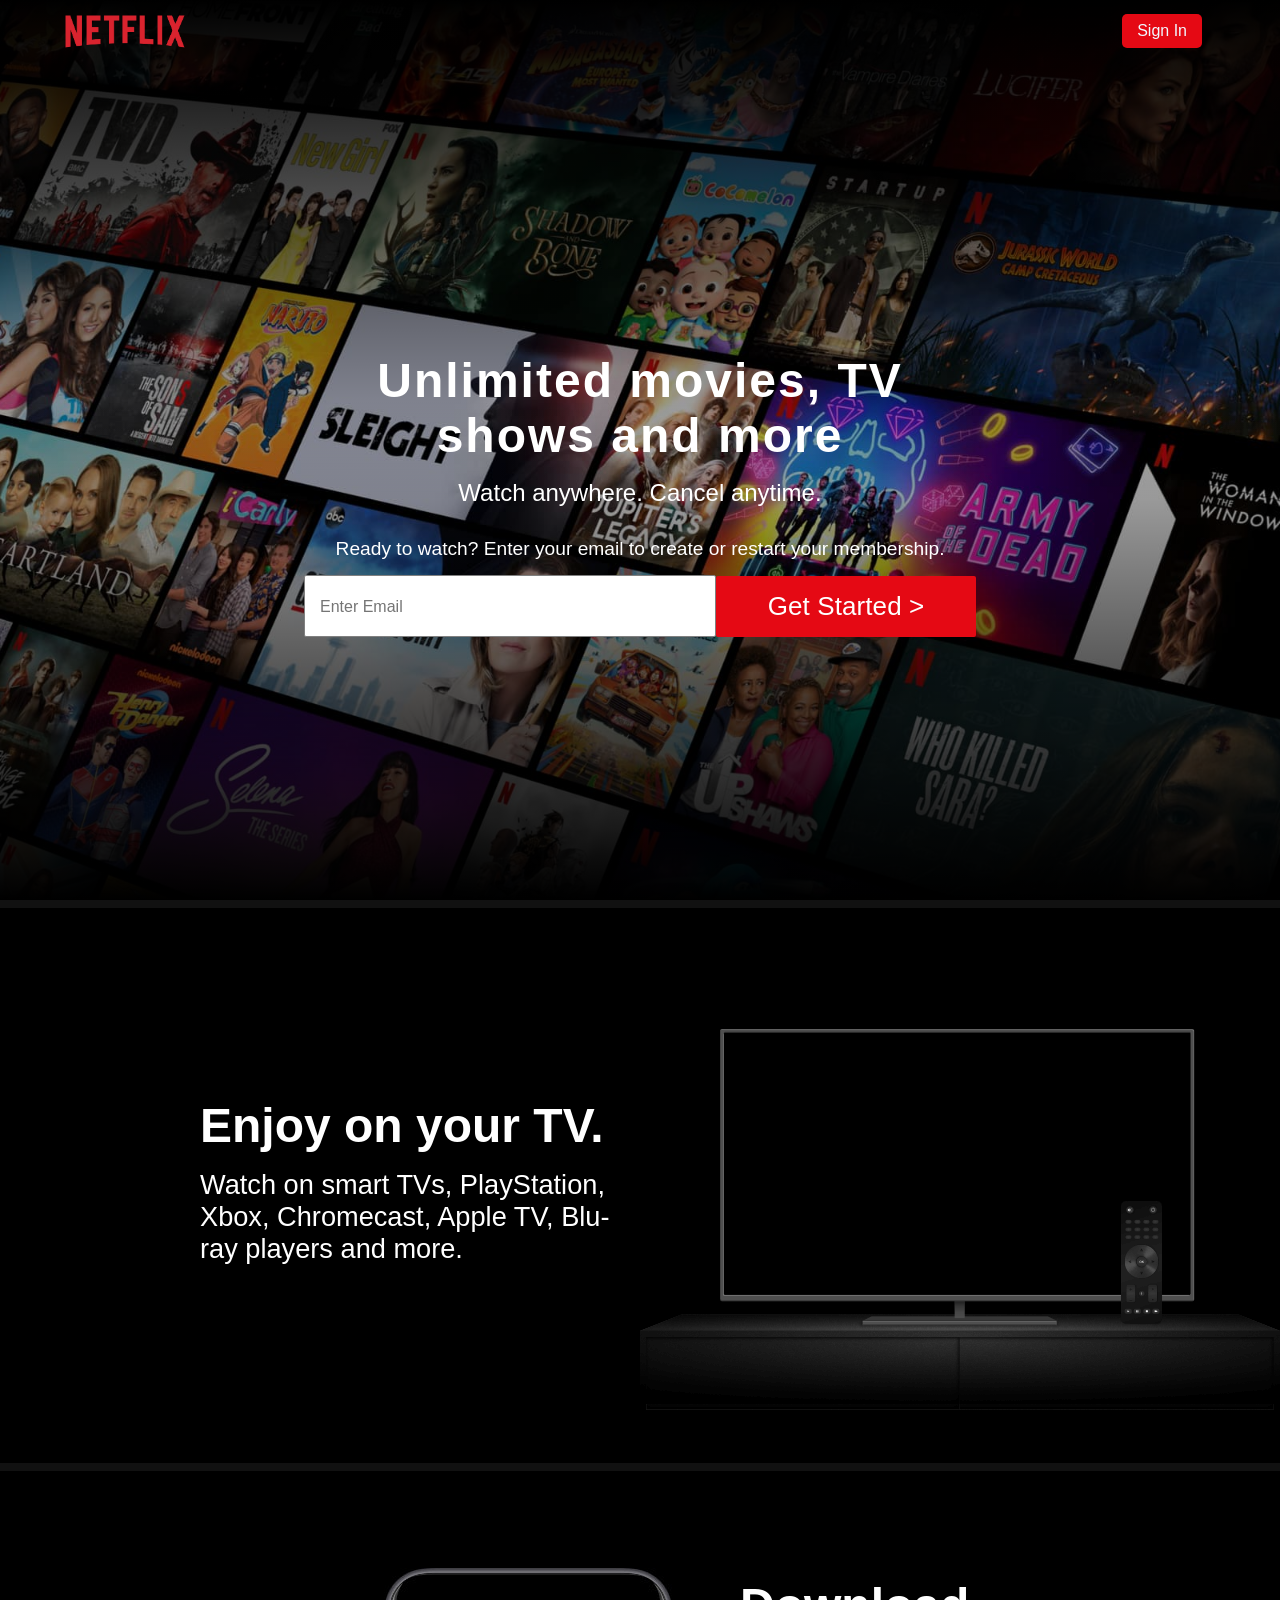
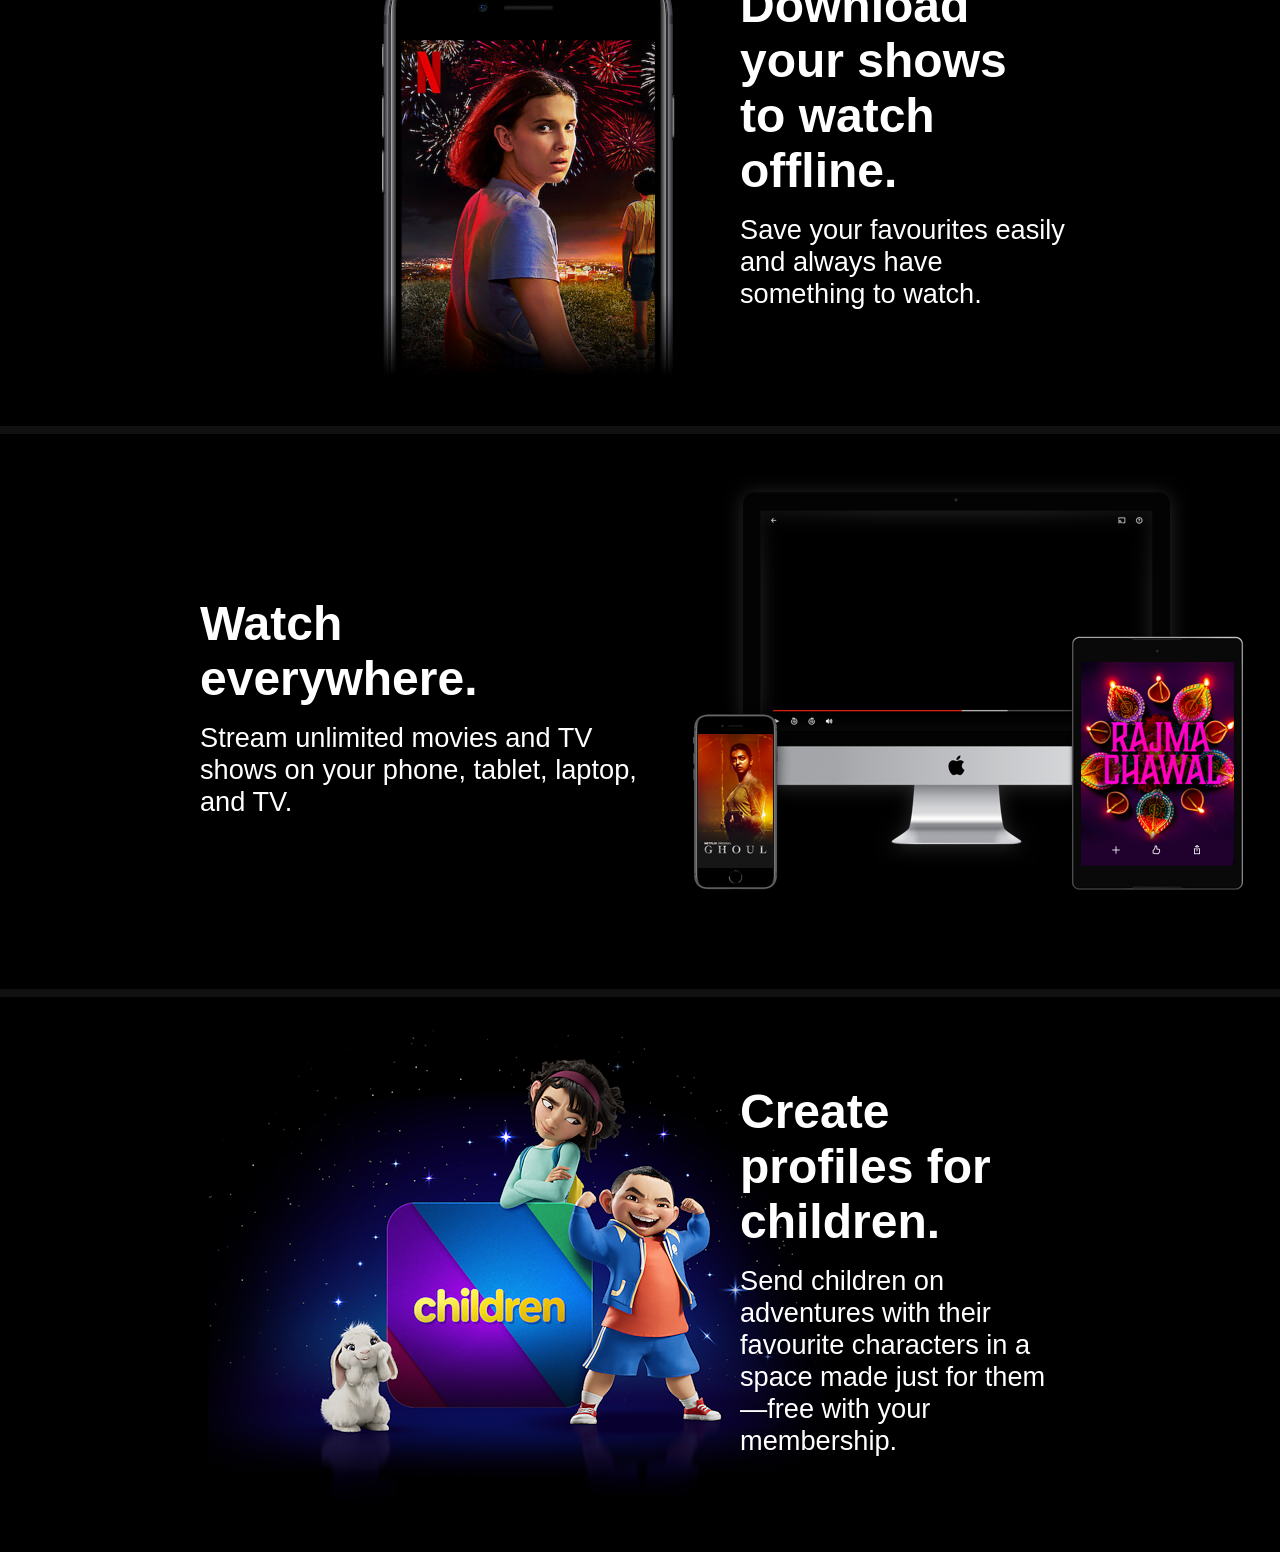
<file: index.html>
<!DOCTYPE html>
<html lang="en">
<head>
    <meta charset="UTF-8">
    <meta http-equiv="X-UA-Compatible" content="IE=edge">
    <meta name="viewport" content="width=device-width, initial-scale=1.0">
    <link rel="icon" href="assests/nficon.ico">
    <link rel="stylesheet" href="style.css">
    <title>Saksham's Netflix India – Watch TV Shows Online, Watch Movies Online</title>
</head> 
<body>
    <section class="container">
        <div class="head">
            <img src="assests/netflixlogo.png" alt="">
            <a href="https://www.google.com/">Sign In</a>
        </div>
    </section>
    <section class="banner">
             <img src="assests/netfliximg.jpg" alt="banner" class="fit"> 
        <div class="box">
            <div class="heading">
                <h2>Unlimited movies, TV shows and more </h2>
                <h5>Watch anywhere. Cancel anytime.</h5>
                <p>Ready to watch? Enter your email to create or restart your membership.</p>
            </div>
            <div class="Email">
                <input type="text" placeholder="Enter Email">
                <a href="moviezone.html">Get Started > </a>
            </div>
        </div>
 </section>

<section class="style-card">
<div class="card-1">
    <div class="desc-1">
        <h1>Enjoy on your TV.</h1>
        <p>Watch on smart TVs, PlayStation, Xbox, Chromecast, Apple TV,
         Blu-ray players and more.</p>
    </div>
  <img src="assests/part1.png" alt="">
  <video class="video-1" autoplay="" playsinline="" muted="" loop="">
    <source src="assests/video-tv-in-0819.m4v" type="video/mp4">
  </video>
</div>

<div class="card-2">
     
    <img src="assests/part2.jpg" alt="img">
  <!-- <video class="video-1" autoplay="" playsinline="" muted="" loop="">
    <source src="assests/video-tv-in-0819.m4v" type="video/mp4">
  </video> -->

    <div class="desc-2">
        <h1>Download your shows to watch offline.</h1>
        <p>Save your favourites easily and always have something to watch.</p>
    </div>
</div>
 <div class="card-3">
        <div class="desc-3">
            <h1>Watch everywhere.</h1>
            <p>Stream unlimited movies and TV shows on your phone, tablet, laptop, and TV.</p>
        </div>
      <img src="assests/part3img.png" alt="">
      <video class="video-1" autoplay="" playsinline="" muted="" loop="">
        <source src="assests/part3video.m4v" type="video/mp4">
      </video>
    </div>


 <div class="card-4">
     
        <img src="assests/part4.png" alt="img">
      <!-- <video class="video-1" autoplay="" playsinline="" muted="" loop="">
        <source src="assests/video-tv-in-0819.m4v" type="video/mp4">
      </video> -->
    
        <div class="desc-4">
            <h1>Create profiles for children.</h1>
            <p>Send children on adventures with their favourite characters in a space made just for them—free with your membership.</p>
        </div>
  
</div>


</section> 

</body>
</html>
</file>
<file: style.css>
*{
    margin: 0;
    padding: 0;
    /* background-color: black; */
}

body{
    font-family: Arial, Helvetica, sans-serif;
     background-color: black; 
}

.container .head {
    position: absolute;
    top: 10;
    left: 10;
    display: flex;
    justify-content: space-between;
    align-items: center;
    width: 90%;
    padding: 0px 50px;
    z-index: 1000000;
}

.container .head img{
    width: 13%;
}

.container .head a{
    color: aliceblue;
    text-decoration: none;
    background-color: #E50914;
    padding: 8px 15px;
    border-radius: 5px;
}

.banner{
    width: 100%;
    height: 100vh;
    position: relative;
    display: flex;
    justify-content: center;
    align-items: center;
}

.banner .fit{
    width: 100%;
    height: 100%;
    position: absolute;
    top: 0;
    left: 0;
    object-fit: cover;
}
.banner .box{
    position: absolute;
    top: 55%;
    left: 50%;
    transform: translate(-50%, -50%);
    z-index: 1000;
}
.banner .box .heading{
    display: flex;
    flex-direction: column;
    justify-content: center;
    align-items: center;
    text-align: center;
}
.banner .box .heading h2{
    font-size: 3em;
    color: #fff;
    letter-spacing: 2px;
    width: 80%;
}
.banner .box .heading h5{
    font-size: 1.5em;
    color: #fff;
    font-weight: 300;
    padding: 1rem 0;
}

.banner .box .heading p{
    font-size: 1.2em;
    color: #fff;
    font-weight: 300;
    padding: 15px 0;
    /* padding-bottom: 20px; */
}
.banner .box .Email{
    display: flex;
    flex-direction: row;
    justify-content: center;
    align-items: center;
}
.banner .box .Email input{
    font-size: 16px;
    color: #000;
    height: 50px;
    min-width: 400px;
    outline: none;
    border-radius: 2px;
    border: 1px solid grey;
    align-items: center;
    padding: 10px 10px 0 0;
}
.banner .box .Email input::placeholder{
    position: absolute;
    top: 22px;
    left: 15px;
}
.banner .box .Email a{
    text-decoration: none;
    /* text-transform: uppercase; */
    color: #fff;
    font-weight: 400;
    background: #E50914;
    line-height: 61px;
    border-radius: 2px;
    min-width: 200px;
    font-size: 1.625rem;
    padding: 0 30px;
    letter-spacing: 0.1px;
    text-align: center;
}
.banner:before{
    content: '';
    position: absolute;
    top: 0;
    left: 0;
    width: 100%;
    height: 500px;
    z-index: 1;
    background: linear-gradient(to bottom,#000,transparent);
}
.banner:after{
    content: '';
    position: absolute;
    bottom: 0;
    left: 0;
    width: 100%;
    height: 500px;
    z-index: 1;
    background: linear-gradient(to top,#000,transparent);
}
.card-1,
.card-2,
.card-3,
.card-4{
    border-top: 8px solid #111;
    padding: 50px;
    color: #fff;
}

.card-1{
    position: relative;
    display: inline-grid;
    grid-template-columns: 50% 40%;
    text-align: left;
    align-items: center;
    padding: 25px 100px 50px;
}
.desc-1{
  padding-left: 100px;
  
}
.style-card h1{
    font-size: 3rem;
    padding: 1rem;
    padding-left: 0;

}

.style-card p{
    font-size: 1.7rem;
    line-height: 2rem;
}
.card-1 video{
    position: relative;
    height: 58%;
    width: 100%;
    grid-column: 2/2;
    grid-row: 1/2;
    z-index: -1;
    margin-left:-1%;
}
.card-1 img{
    grid-column: 2/2;
    grid-row: 1/2;
}
.card-2, .card-4{
    position: relative;
    margin: 0 auto;
   
    display: inline-grid;
    justify-content: center;
    grid-template-columns: 40% 40%;
    text-align: left;
    align-items: center;
    padding: 25px 100px 50px;
}

.desc-2, .desc-4{
    padding-left: 100px;
    /* padding-right: 20px; */
}

.card-3{
    position: relative;
    display: inline-grid;
    grid-template-columns: 50% 40%;
    text-align: left;
    align-items: center;
    padding: 25px 100px 50px;
}

.desc-3{
    padding-left: 100px;
}
.card-3 video{
    position: relative;
    top: -75px;
    left: 125px;
    height: 78%;
    width: 60%;
    grid-column: 2/2;
    grid-row: 1/2;
    z-index: -1;
    /* margin-left: 15%; */
}

.card-3 img{
    grid-column: 2/2;
    grid-row: 1/2;
}
</file>
